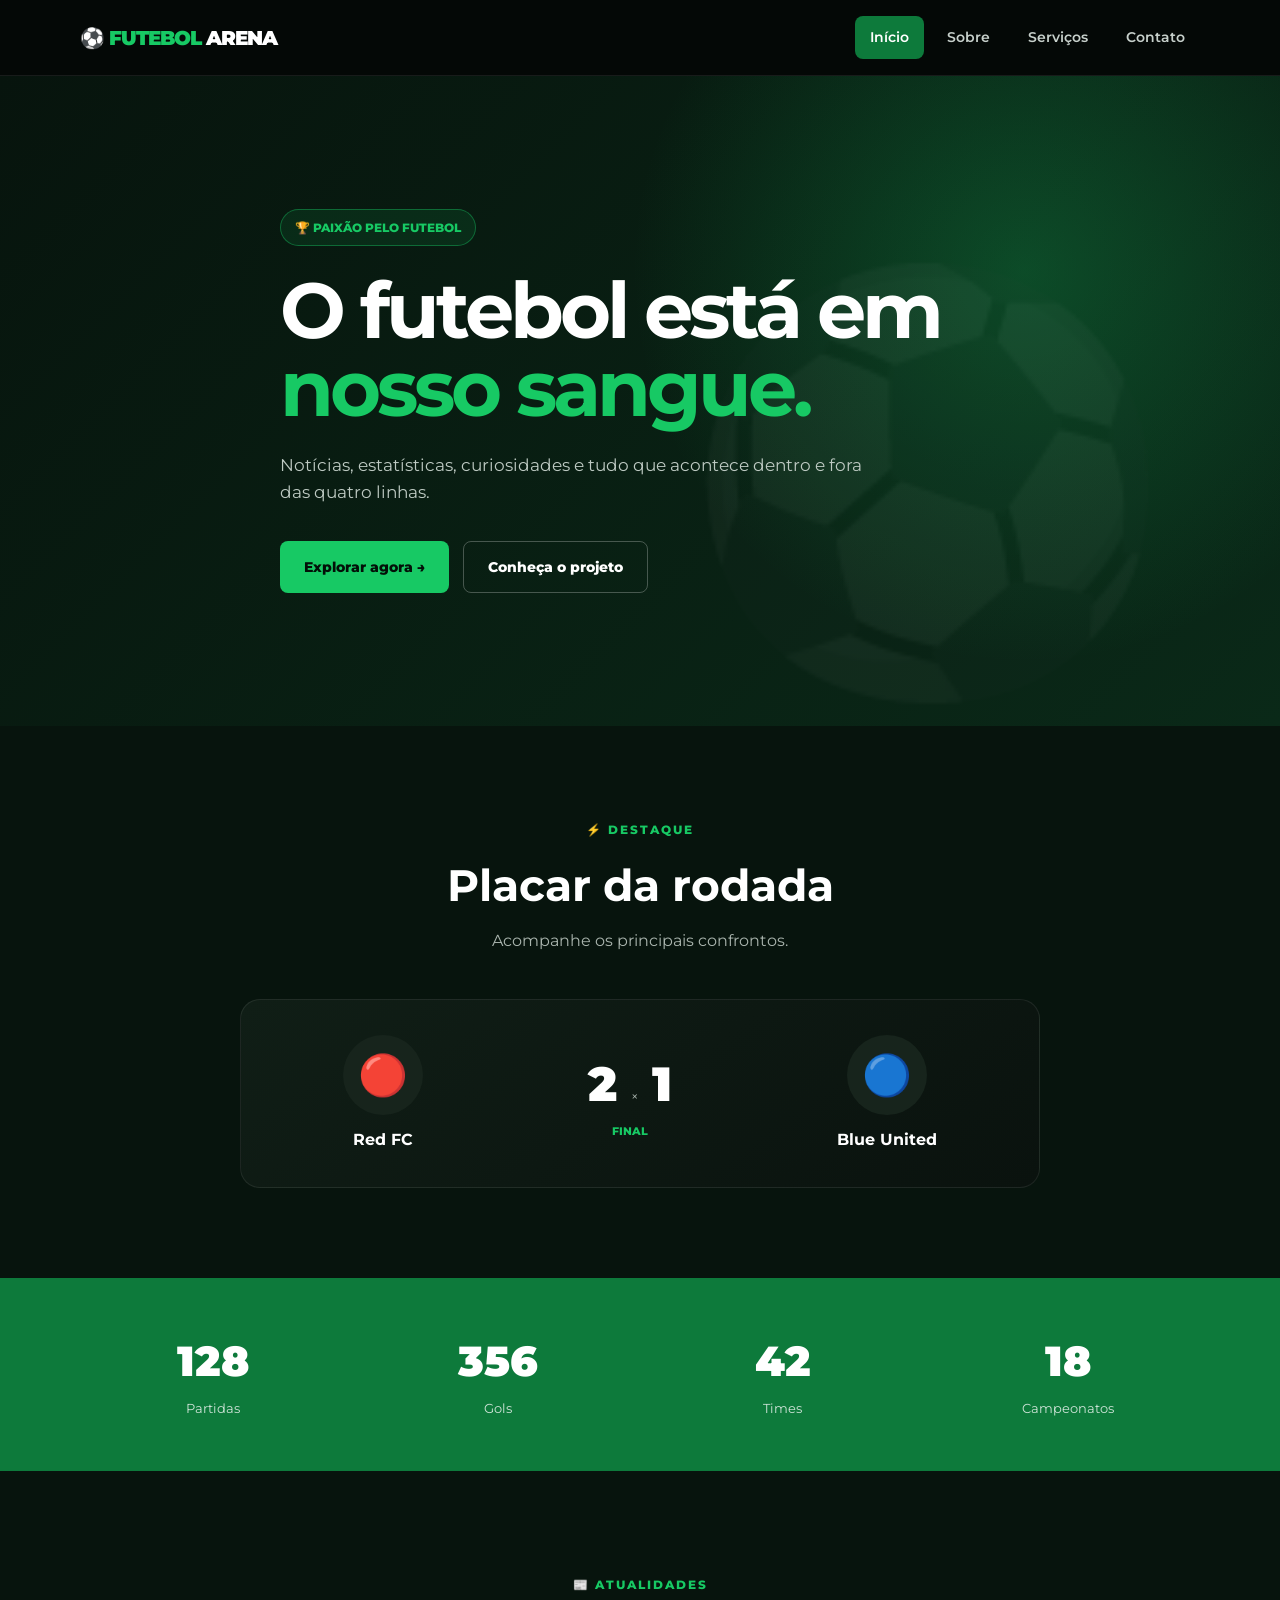
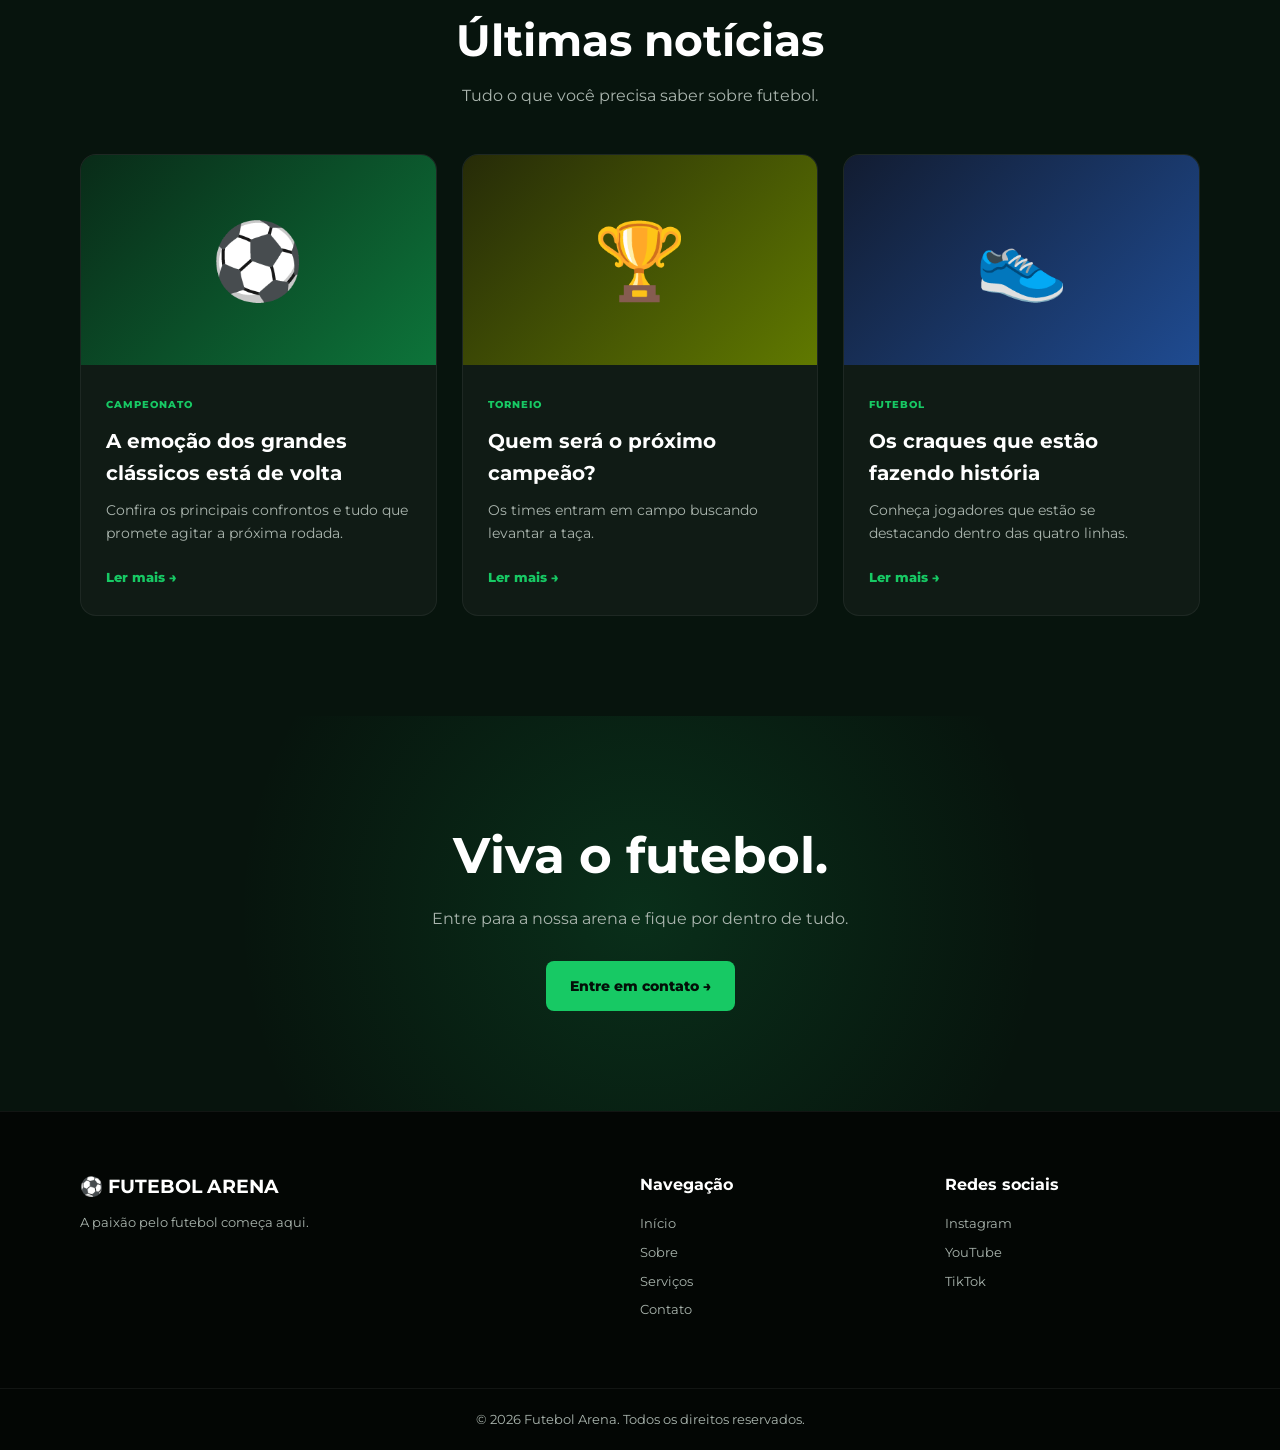
<file: index.html>
<!DOCTYPE html>
<html lang="pt-BR">

<head>
    <meta charset="UTF-8">
    <meta name="viewport" content="width=device-width, initial-scale=1.0">

    <meta name="description"
        content="Futebol Arena - notícias, resultados, estatísticas e tudo sobre o mundo do futebol.">

    <title>Futebol Arena | Início</title>

    <link rel="stylesheet" href="css/style.css">

    <link rel="preconnect" href="https://fonts.googleapis.com">
    <link rel="preconnect" href="https://fonts.gstatic.com" crossorigin>

    <link
        href="https://fonts.googleapis.com/css2?family=Montserrat:wght@400;500;600;700;800;900&display=swap"
        rel="stylesheet">
</head>

<body>

    <!-- CABEÇALHO -->
    <header class="header">

        <div class="container nav-container">

            <a href="index.html" class="logo">
                ⚽ <span>FUTEBOL</span> ARENA
            </a>

            <button class="menu-toggle" id="menuToggle">
                ☰
            </button>

            <nav class="nav" id="navMenu">

                <a href="index.html" class="active">Início</a>
                <a href="sobre.html">Sobre</a>
                <a href="serviços.html">Serviços</a>
                <a href="contato.html">Contato</a>

            </nav>

        </div>

    </header>


    <!-- HERO -->
    <main>

        <section class="hero">

            <div class="hero-overlay"></div>

            <div class="container hero-content">

                <span class="hero-tag">
                    🏆 PAIXÃO PELO FUTEBOL
                </span>

                <h1>
                    O futebol está em
                    <span>nosso sangue.</span>
                </h1>

                <p>
                    Notícias, estatísticas, curiosidades e tudo que
                    acontece dentro e fora das quatro linhas.
                </p>

                <div class="hero-buttons">

                    <a href="serviços.htm" class="btn btn-primary">
                        Explorar agora →
                    </a>

                    <a href="sobre.html" class="btn btn-outline">
                        Conheça o projeto
                    </a>

                </div>

            </div>

        </section>


        <!-- PLACAR -->
        <section class="score-section">

            <div class="container">

                <div class="section-title">

                    <span>⚡ DESTAQUE</span>

                    <h2>Placar da rodada</h2>

                    <p>
                        Acompanhe os principais confrontos.
                    </p>

                </div>


                <div class="score-board">

                    <div class="team">

                        <div class="team-icon">
                            🔴
                        </div>

                        <h3>Red FC</h3>

                    </div>


                    <div class="score">

                        <span>2</span>

                        <small>×</small>

                        <span>1</span>

                        <p>FINAL</p>

                    </div>


                    <div class="team">

                        <div class="team-icon">
                            🔵
                        </div>

                        <h3>Blue United</h3>

                    </div>

                </div>

            </div>

        </section>


        <!-- ESTATÍSTICAS -->
        <section class="stats">

            <div class="container stats-grid">

                <div class="stat-card">

                    <strong>128</strong>

                    <span>Partidas</span>

                </div>


                <div class="stat-card">

                    <strong>356</strong>

                    <span>Gols</span>

                </div>


                <div class="stat-card">

                    <strong>42</strong>

                    <span>Times</span>

                </div>


                <div class="stat-card">

                    <strong>18</strong>

                    <span>Campeonatos</span>

                </div>

            </div>

        </section>


        <!-- NOTÍCIAS -->
        <section class="news-section">

            <div class="container">

                <div class="section-title">

                    <span>📰 ATUALIDADES</span>

                    <h2>Últimas notícias</h2>

                    <p>
                        Tudo o que você precisa saber sobre futebol.
                    </p>

                </div>


                <div class="news-grid">

                    <article class="news-card">

                        <div class="news-image football-img-1">
                            ⚽
                        </div>

                        <div class="news-content">

                            <span>CAMPEONATO</span>

                            <h3>
                                A emoção dos grandes clássicos está de volta
                            </h3>

                            <p>
                                Confira os principais confrontos e tudo
                                que promete agitar a próxima rodada.
                            </p>

                            <a href="servicos.html">
                                Ler mais →
                            </a>

                        </div>

                    </article>


                    <article class="news-card">

                        <div class="news-image football-img-2">
                            🏆
                        </div>

                        <div class="news-content">

                            <span>TORNEIO</span>

                            <h3>
                                Quem será o próximo campeão?
                            </h3>

                            <p>
                                Os times entram em campo buscando
                                levantar a taça.
                            </p>

                            <a href="servicos.html">
                                Ler mais →
                            </a>

                        </div>

                    </article>


                    <article class="news-card">

                        <div class="news-image football-img-3">
                            👟
                        </div>

                        <div class="news-content">

                            <span>FUTEBOL</span>

                            <h3>
                                Os craques que estão fazendo história
                            </h3>

                            <p>
                                Conheça jogadores que estão se destacando
                                dentro das quatro linhas.
                            </p>

                            <a href="servicos.html">
                                Ler mais →
                            </a>

                        </div>

                    </article>

                </div>

            </div>

        </section>


        <!-- CTA -->
        <section class="cta">

            <div class="container">

                <h2>
                    Viva o futebol.
                </h2>

                <p>
                    Entre para a nossa arena e fique por dentro de tudo.
                </p>

                <a href="contato.html" class="btn btn-primary">
                    Entre em contato →
                </a>

            </div>

        </section>

    </main>


    <!-- RODAPÉ -->
    <footer class="footer">

        <div class="container footer-content">

            <div>

                <h3>⚽ FUTEBOL ARENA</h3>

                <p>
                    A paixão pelo futebol começa aqui.
                </p>

            </div>


            <div>

                <h4>Navegação</h4>

                <a href="index.html">Início</a>
                <a href="sobre.html">Sobre</a>
                <a href="serviços.html">Serviços</a>
                <a href="contato.html">Contato</a>

            </div>


            <div>

                <h4>Redes sociais</h4>

                <div class="socials">

                    <a href="#">Instagram</a>
                    <a href="#">YouTube</a>
                    <a href="#">TikTok</a>

                </div>

            </div>

        </div>


        <div class="copyright">

            <p>
                © <span id="year"></span> Futebol Arena.
                Todos os direitos reservados.
            </p>

        </div>

    </footer>


    <script src="js/script.js"></script>

</body>

</html>
</file>
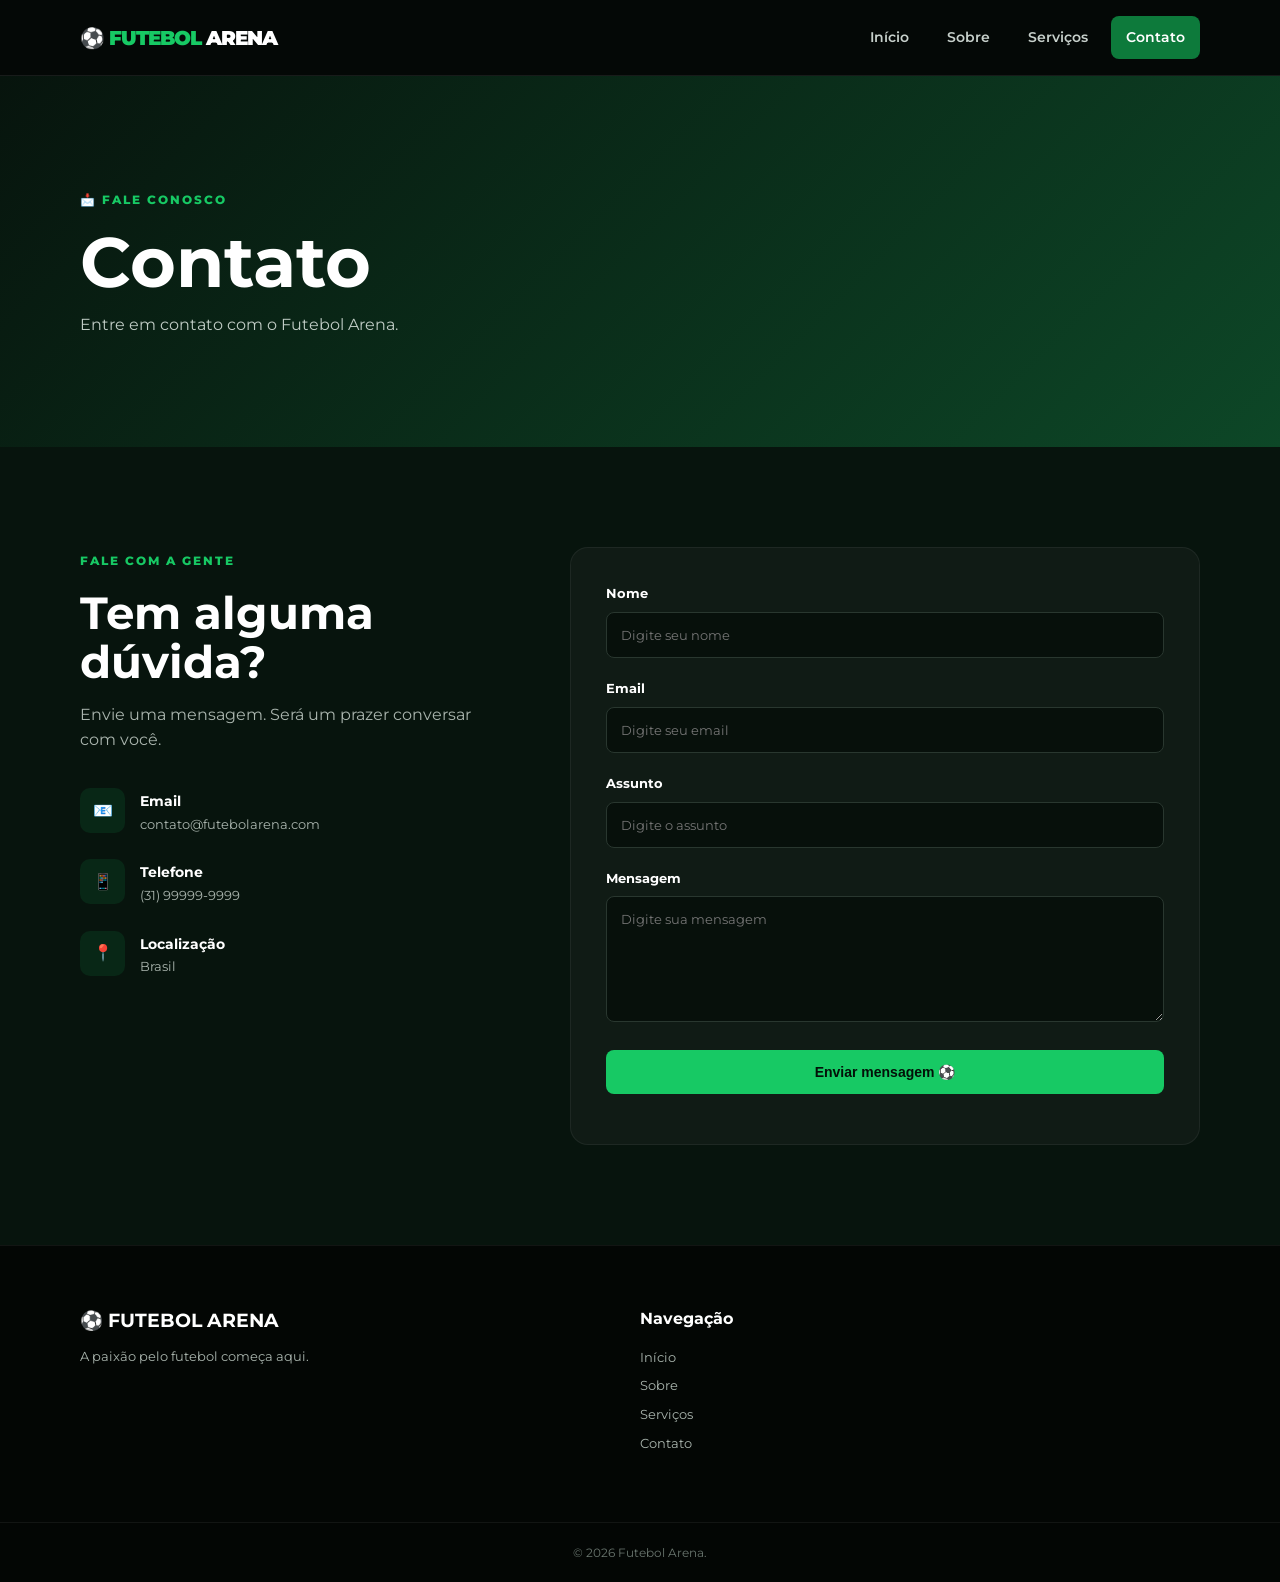
<file: contato.html>
<!DOCTYPE html>
<html lang="pt-BR">

<head>

    <meta charset="UTF-8">
    <meta name="viewport" content="width=device-width, initial-scale=1.0">

    <title>Futebol Arena | Contato</title>

    <link rel="stylesheet" href="css/style.css">

    <link rel="preconnect" href="https://fonts.googleapis.com">
    <link rel="preconnect" href="https://fonts.gstatic.com" crossorigin>

    <link
        href="https://fonts.googleapis.com/css2?family=Montserrat:wght@400;500;600;700;800;900&display=swap"
        rel="stylesheet">

</head>

<body>

    <header class="header">

        <div class="container nav-container">

            <a href="index.html" class="logo">
                ⚽ <span>FUTEBOL</span> ARENA
            </a>

            <button class="menu-toggle" id="menuToggle">
                ☰
            </button>

            <nav class="nav" id="navMenu">

                <a href="index.html">Início</a>
                <a href="sobre.html">Sobre</a>
                <a href="serviços.html">Serviços</a>
                <a href="contato.html" class="active">Contato</a>

            </nav>

        </div>

    </header>


    <main>

        <section class="page-banner">

            <div class="container">

                <span>📩 FALE CONOSCO</span>

                <h1>
                    Contato
                </h1>

                <p>
                    Entre em contato com o Futebol Arena.
                </p>

            </div>

        </section>


        <section class="contact-section">

            <div class="container contact-grid">


                <div class="contact-info">

                    <span class="section-label">
                        FALE COM A GENTE
                    </span>

                    <h2>
                        Tem alguma dúvida?
                    </h2>

                    <p>
                        Envie uma mensagem. Será um prazer
                        conversar com você.
                    </p>


                    <div class="contact-item">

                        <div>
                            📧
                        </div>

                        <div>

                            <strong>Email</strong>

                            <p>
                                contato@futebolarena.com
                            </p>

                        </div>

                    </div>


                    <div class="contact-item">

                        <div>
                            📱
                        </div>

                        <div>

                            <strong>Telefone</strong>

                            <p>
                                (31) 99999-9999
                            </p>

                        </div>

                    </div>


                    <div class="contact-item">

                        <div>
                            📍
                        </div>

                        <div>

                            <strong>Localização</strong>

                            <p>
                                Brasil
                            </p>

                        </div>

                    </div>

                </div>


                <form class="contact-form" id="contactForm">

                    <div class="form-group">

                        <label for="nome">
                            Nome
                        </label>

                        <input
                            type="text"
                            id="nome"
                            placeholder="Digite seu nome"
                            required
                        >

                    </div>


                    <div class="form-group">

                        <label for="email">
                            Email
                        </label>

                        <input
                            type="email"
                            id="email"
                            placeholder="Digite seu email"
                            required
                        >

                    </div>


                    <div class="form-group">

                        <label for="assunto">
                            Assunto
                        </label>

                        <input
                            type="text"
                            id="assunto"
                            placeholder="Digite o assunto"
                            required
                        >

                    </div>


                    <div class="form-group">

                        <label for="mensagem">
                            Mensagem
                        </label>

                        <textarea
                            id="mensagem"
                            rows="6"
                            placeholder="Digite sua mensagem"
                            required
                        ></textarea>

                    </div>


                    <button
                        type="submit"
                        class="btn btn-primary form-button"
                    >
                        Enviar mensagem ⚽
                    </button>

                    <p id="formMessage"></p>

                </form>

            </div>

        </section>

    </main>


    <footer class="footer">

        <div class="container footer-content">

            <div>

                <h3>⚽ FUTEBOL ARENA</h3>

                <p>
                    A paixão pelo futebol começa aqui.
                </p>

            </div>


            <div>

                <h4>Navegação</h4>

                <a href="index.html">Início</a>
                <a href="sobre.html">Sobre</a>
                <a href="serviços.html">Serviços</a>
                <a href="contato.html">Contato</a>

            </div>

        </div>


        <div class="copyright">

            © <span id="year"></span> Futebol Arena.

        </div>

    </footer>


    <script src="js/script.js"></script>

</body>

</html>
</file>
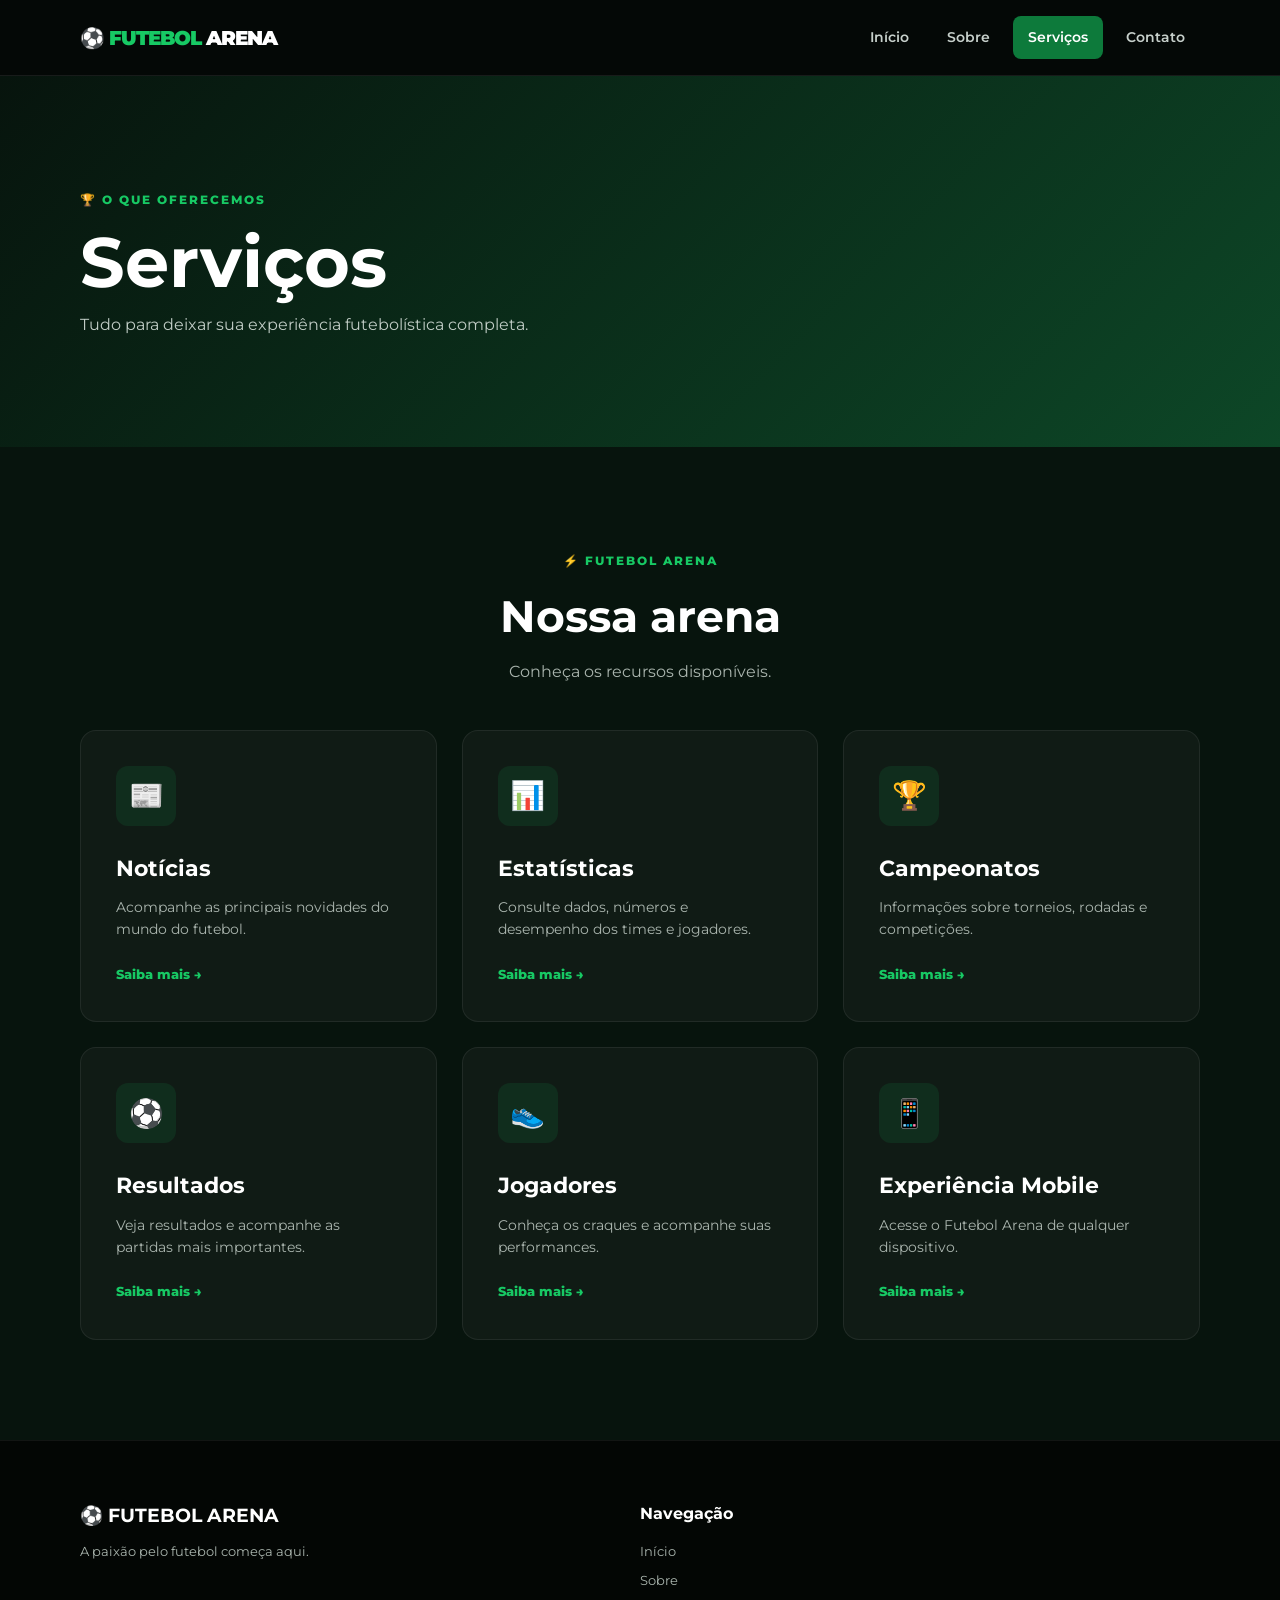
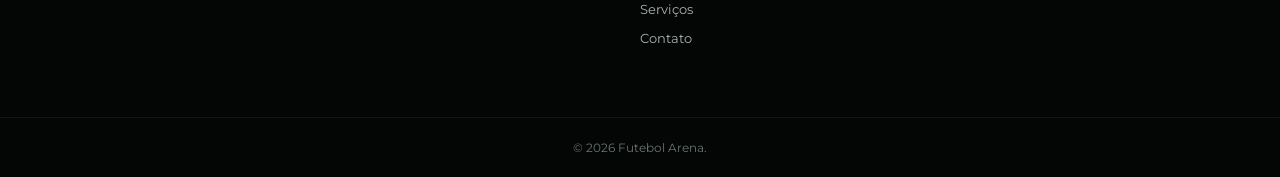
<file: serviços.html>
<!DOCTYPE html>
<html lang="pt-BR">

<head>

    <meta charset="UTF-8">
    <meta name="viewport" content="width=device-width, initial-scale=1.0">

    <title>Futebol Arena | Serviços</title>

    <link rel="stylesheet" href="css/style.css">

    <link rel="preconnect" href="https://fonts.googleapis.com">
    <link rel="preconnect" href="https://fonts.gstatic.com" crossorigin>

    <link
        href="https://fonts.googleapis.com/css2?family=Montserrat:wght@400;500;600;700;800;900&display=swap"
        rel="stylesheet">

</head>

<body>

    <header class="header">

        <div class="container nav-container">

            <a href="index.html" class="logo">
                ⚽ <span>FUTEBOL</span> ARENA
            </a>

            <button class="menu-toggle" id="menuToggle">
                ☰
            </button>

            <nav class="nav" id="navMenu">

                <a href="index.html">Início</a>
                <a href="sobre.html">Sobre</a>
                <a href="serviços.html" class="active">Serviços</a>
                <a href="contato.html">Contato</a>

            </nav>

        </div>

    </header>


    <main>

        <section class="page-banner">

            <div class="container">

                <span>🏆 O QUE OFERECEMOS</span>

                <h1>
                    Serviços
                </h1>

                <p>
                    Tudo para deixar sua experiência futebolística completa.
                </p>

            </div>

        </section>


        <section class="services-section">

            <div class="container">

                <div class="section-title">

                    <span>⚡ FUTEBOL ARENA</span>

                    <h2>
                        Nossa arena
                    </h2>

                    <p>
                        Conheça os recursos disponíveis.
                    </p>

                </div>


                <div class="services-grid">

                    <article class="service-card">

                        <div class="service-icon">
                            📰
                        </div>

                        <h3>
                            Notícias
                        </h3>

                        <p>
                            Acompanhe as principais novidades
                            do mundo do futebol.
                        </p>

                        <a href="#">
                            Saiba mais →
                        </a>

                    </article>


                    <article class="service-card">

                        <div class="service-icon">
                            📊
                        </div>

                        <h3>
                            Estatísticas
                        </h3>

                        <p>
                            Consulte dados, números e desempenho
                            dos times e jogadores.
                        </p>

                        <a href="#">
                            Saiba mais →
                        </a>

                    </article>


                    <article class="service-card">

                        <div class="service-icon">
                            🏆
                        </div>

                        <h3>
                            Campeonatos
                        </h3>

                        <p>
                            Informações sobre torneios,
                            rodadas e competições.
                        </p>

                        <a href="#">
                            Saiba mais →
                        </a>

                    </article>


                    <article class="service-card">

                        <div class="service-icon">
                            ⚽
                        </div>

                        <h3>
                            Resultados
                        </h3>

                        <p>
                            Veja resultados e acompanhe
                            as partidas mais importantes.
                        </p>

                        <a href="#">
                            Saiba mais →
                        </a>

                    </article>


                    <article class="service-card">

                        <div class="service-icon">
                            👟
                        </div>

                        <h3>
                            Jogadores
                        </h3>

                        <p>
                            Conheça os craques e acompanhe
                            suas performances.
                        </p>

                        <a href="#">
                            Saiba mais →
                        </a>

                    </article>


                    <article class="service-card">

                        <div class="service-icon">
                            📱
                        </div>

                        <h3>
                            Experiência Mobile
                        </h3>

                        <p>
                            Acesse o Futebol Arena de qualquer
                            dispositivo.
                        </p>

                        <a href="#">
                            Saiba mais →
                        </a>

                    </article>

                </div>

            </div>

        </section>

    </main>


    <footer class="footer">

        <div class="container footer-content">

            <div>

                <h3>⚽ FUTEBOL ARENA</h3>

                <p>
                    A paixão pelo futebol começa aqui.
                </p>

            </div>


            <div>

                <h4>Navegação</h4>

                <a href="index.html">Início</a>
                <a href="sobre.html">Sobre</a>
                <a href="serviços.html">Serviços</a>
                <a href="contato.html">Contato</a>

            </div>

        </div>


        <div class="copyright">

            © <span id="year"></span> Futebol Arena.

        </div>

    </footer>


    <script src="js/script.js"></script>

</body>

</html>
</file>
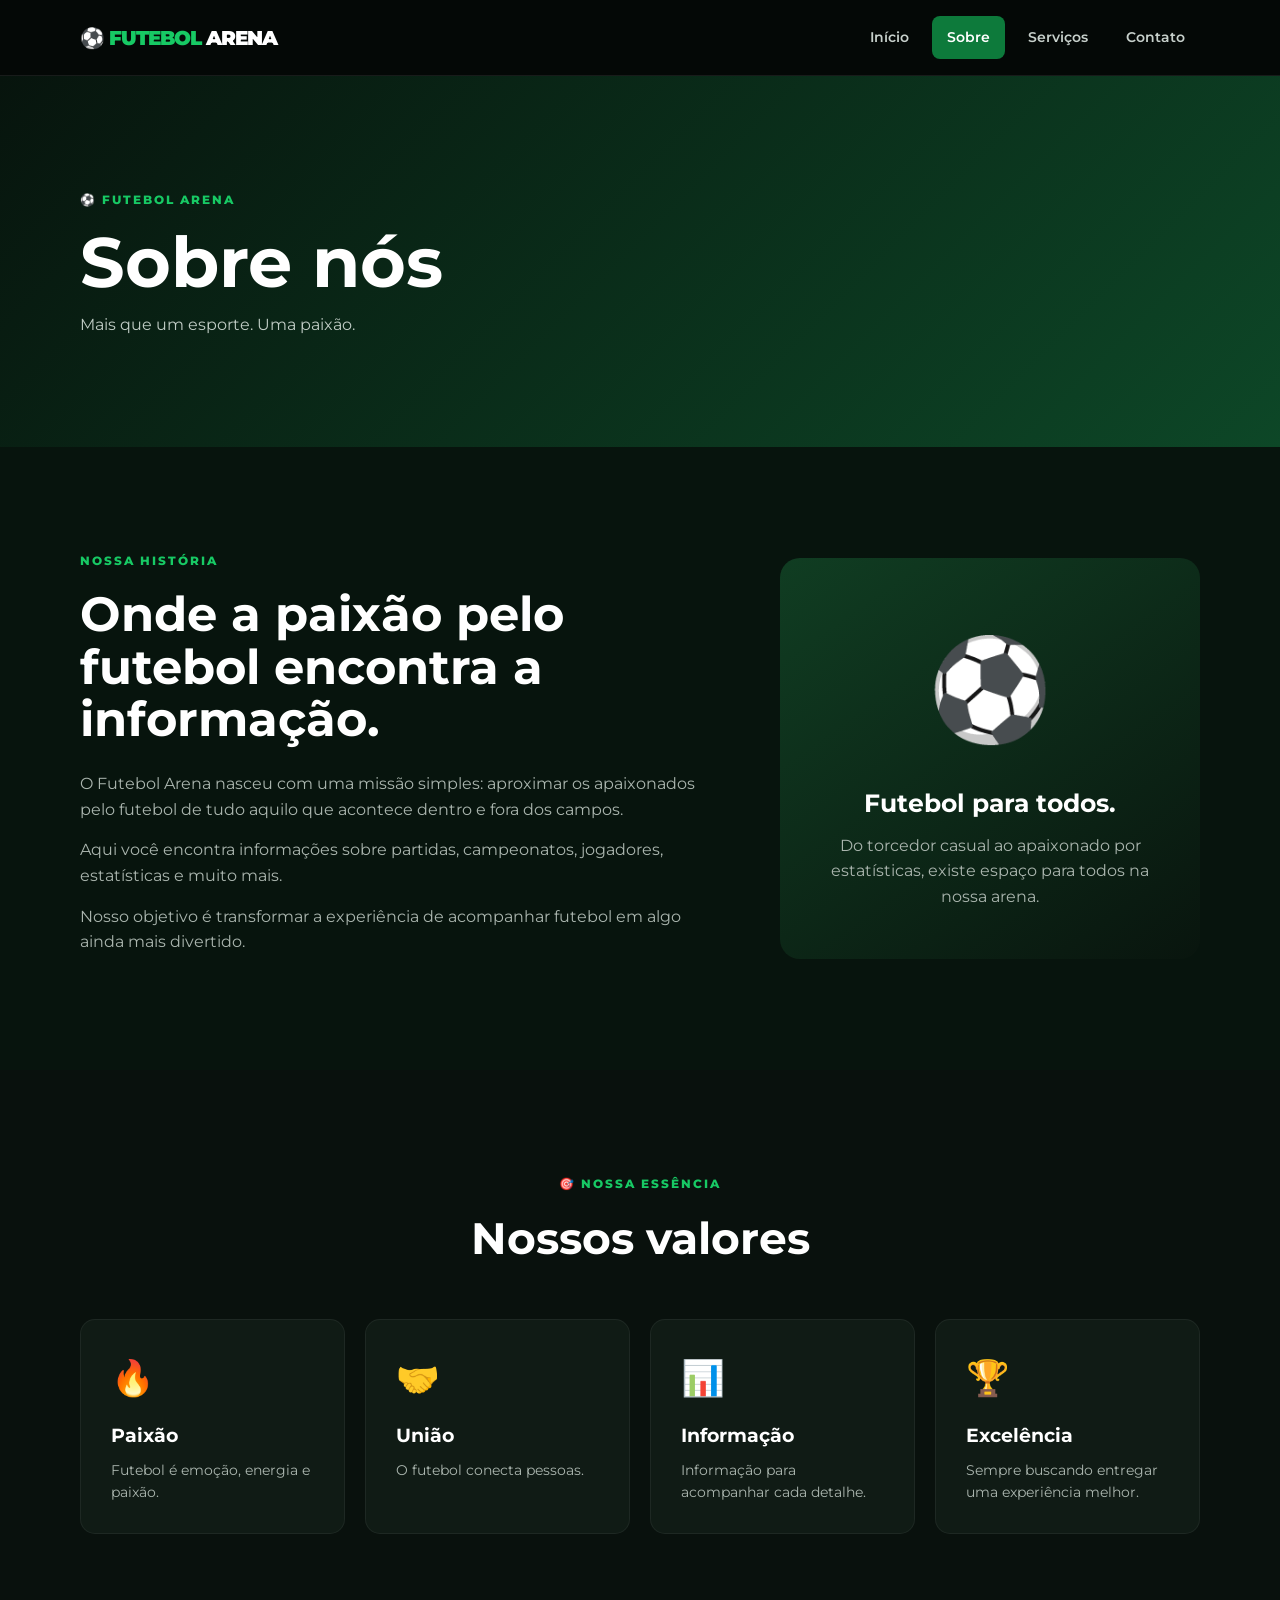
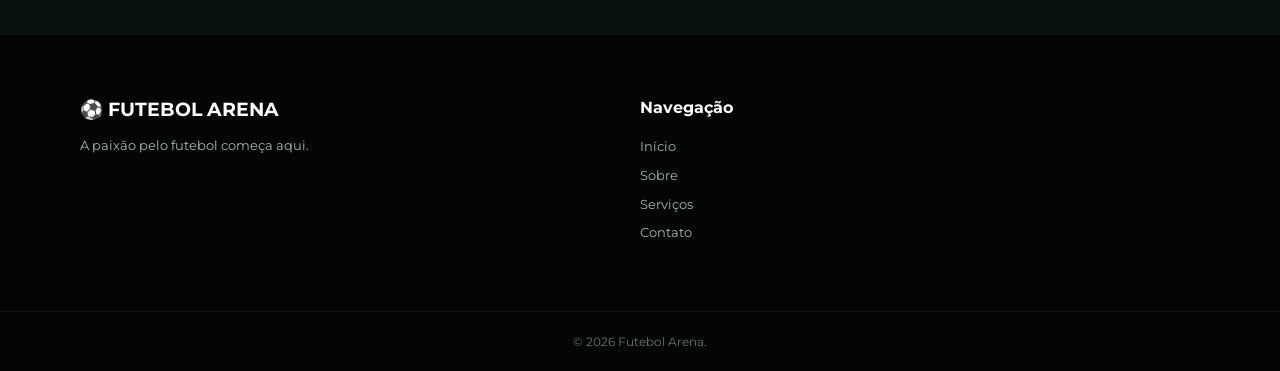
<file: sobre.html>
<!DOCTYPE html>
<html lang="pt-BR">

<head>

    <meta charset="UTF-8">
    <meta name="viewport" content="width=device-width, initial-scale=1.0">

    <title>Futebol Arena | Sobre</title>

    <link rel="stylesheet" href="css/style.css">

    <link rel="preconnect" href="https://fonts.googleapis.com">
    <link rel="preconnect" href="https://fonts.gstatic.com" crossorigin>

    <link
        href="https://fonts.googleapis.com/css2?family=Montserrat:wght@400;500;600;700;800;900&display=swap"
        rel="stylesheet">

</head>

<body>

    <header class="header">

        <div class="container nav-container">

            <a href="index.html" class="logo">
                ⚽ <span>FUTEBOL</span> ARENA
            </a>

            <button class="menu-toggle" id="menuToggle">
                ☰
            </button>

            <nav class="nav" id="navMenu">

                <a href="index.html">Início</a>
                <a href="sobre.html" class="active">Sobre</a>
                <a href="serviços.html">Serviços</a>
                <a href="contato.html">Contato</a>

            </nav>

        </div>

    </header>


    <main>

        <section class="page-banner">

            <div class="container">

                <span>⚽ FUTEBOL ARENA</span>

                <h1>
                    Sobre nós
                </h1>

                <p>
                    Mais que um esporte. Uma paixão.
                </p>

            </div>

        </section>


        <section class="about-section">

            <div class="container about-grid">

                <div class="about-text">

                    <span class="section-label">
                        NOSSA HISTÓRIA
                    </span>

                    <h2>
                        Onde a paixão pelo futebol encontra a informação.
                    </h2>

                    <p>
                        O Futebol Arena nasceu com uma missão simples:
                        aproximar os apaixonados pelo futebol de tudo
                        aquilo que acontece dentro e fora dos campos.
                    </p>

                    <p>
                        Aqui você encontra informações sobre partidas,
                        campeonatos, jogadores, estatísticas e muito mais.
                    </p>

                    <p>
                        Nosso objetivo é transformar a experiência de
                        acompanhar futebol em algo ainda mais divertido.
                    </p>

                </div>


                <div class="about-highlight">

                    <div class="big-ball">
                        ⚽
                    </div>

                    <h3>
                        Futebol para todos.
                    </h3>

                    <p>
                        Do torcedor casual ao apaixonado por estatísticas,
                        existe espaço para todos na nossa arena.
                    </p>

                </div>

            </div>

        </section>


        <section class="values">

            <div class="container">

                <div class="section-title">

                    <span>🎯 NOSSA ESSÊNCIA</span>

                    <h2>
                        Nossos valores
                    </h2>

                </div>


                <div class="values-grid">

                    <div class="value-card">

                        <div>🔥</div>

                        <h3>Paixão</h3>

                        <p>
                            Futebol é emoção, energia e paixão.
                        </p>

                    </div>


                    <div class="value-card">

                        <div>🤝</div>

                        <h3>União</h3>

                        <p>
                            O futebol conecta pessoas.
                        </p>

                    </div>


                    <div class="value-card">

                        <div>📊</div>

                        <h3>Informação</h3>

                        <p>
                            Informação para acompanhar cada detalhe.
                        </p>

                    </div>


                    <div class="value-card">

                        <div>🏆</div>

                        <h3>Excelência</h3>

                        <p>
                            Sempre buscando entregar uma experiência melhor.
                        </p>

                    </div>

                </div>

            </div>

        </section>

    </main>


    <footer class="footer">

        <div class="container footer-content">

            <div>

                <h3>⚽ FUTEBOL ARENA</h3>

                <p>
                    A paixão pelo futebol começa aqui.
                </p>

            </div>


            <div>

                <h4>Navegação</h4>

                <a href="index.html">Início</a>
                <a href="sobre.html">Sobre</a>
                <a href="serviços.html">Serviços</a>
                <a href="contato.html">Contato</a>

            </div>

        </div>


        <div class="copyright">

            © <span id="year"></span> Futebol Arena.

        </div>

    </footer>


    <script src="js/script.js"></script>

</body>

</html>
</file>
<file: css/style.css>
/* ================================
   RESET
================================ */

* {
    margin: 0;
    padding: 0;
    box-sizing: border-box;
}


html {
    scroll-behavior: smooth;
}


body {
    font-family: "Montserrat", sans-serif;
    background: #07140d;
    color: #ffffff;
    line-height: 1.6;
}


a {
    text-decoration: none;
    color: inherit;
}


img {
    max-width: 100%;
    display: block;
}


/* ================================
   VARIÁVEIS
================================ */

:root {

    --green-dark: #07140d;
    --green: #0d7a3b;
    --green-light: #17c964;

    --black: #050807;

    --white: #ffffff;
    --gray: #aab5ae;
    --gray-dark: #17231c;

    --yellow: #d8ff45;

}


/* ================================
   CONTAINER
================================ */

.container {

    width: min(1120px, 90%);

    margin: auto;

}


/* ================================
   HEADER
================================ */

.header {

    position: sticky;

    top: 0;

    z-index: 1000;

    background: rgba(5, 8, 7, 0.94);

    backdrop-filter: blur(12px);

    border-bottom: 1px solid rgba(255, 255, 255, 0.08);

}


.nav-container {

    min-height: 75px;

    display: flex;

    align-items: center;

    justify-content: space-between;

}


.logo {

    font-size: 20px;

    font-weight: 900;

    letter-spacing: -1px;

}


.logo span {

    color: var(--green-light);

}


.nav {

    display: flex;

    gap: 8px;

}


.nav a {

    padding: 10px 15px;

    border-radius: 8px;

    color: #c7d0cb;

    font-size: 14px;

    font-weight: 600;

    transition: 0.3s;

}


.nav a:hover,
.nav a.active {

    background: var(--green);

    color: white;

}


.menu-toggle {

    display: none;

    background: none;

    border: none;

    color: white;

    font-size: 28px;

    cursor: pointer;

}


/* ================================
   HERO
================================ */

.hero {

    min-height: 650px;

    display: flex;

    align-items: center;

    position: relative;

    overflow: hidden;

    background:
        radial-gradient(
            circle at 80% 30%,
            rgba(23, 201, 100, 0.25),
            transparent 35%
        ),
        linear-gradient(
            135deg,
            #07140d,
            #0a2918
        );

}


.hero::after {

    content: "⚽";

    position: absolute;

    right: 8%;

    bottom: -70px;

    font-size: 400px;

    opacity: 0.04;

}


.hero-content {

    position: relative;

    z-index: 2;

    max-width: 720px;

}


.hero-tag {

    display: inline-block;

    padding: 8px 14px;

    border: 1px solid rgba(23, 201, 100, 0.4);

    background: rgba(23, 201, 100, 0.1);

    color: var(--green-light);

    border-radius: 30px;

    font-size: 12px;

    font-weight: 800;

    margin-bottom: 25px;

}


.hero h1 {

    font-size: clamp(42px, 7vw, 78px);

    line-height: 1;

    letter-spacing: -4px;

    margin-bottom: 25px;

}


.hero h1 span {

    color: var(--green-light);

}


.hero p {

    color: #bdc9c2;

    max-width: 600px;

    font-size: 17px;

    margin-bottom: 35px;

}


.hero-buttons {

    display: flex;

    gap: 14px;

    flex-wrap: wrap;

}


/* ================================
   BOTÕES
================================ */

.btn {

    display: inline-flex;

    align-items: center;

    justify-content: center;

    padding: 14px 24px;

    border-radius: 8px;

    font-weight: 800;

    font-size: 14px;

    transition: 0.3s;

}


.btn-primary {

    background: var(--green-light);

    color: #031008;

}


.btn-primary:hover {

    transform: translateY(-3px);

    box-shadow: 0 12px 30px rgba(23, 201, 100, 0.25);

}


.btn-outline {

    border: 1px solid rgba(255, 255, 255, 0.25);

    color: white;

}


.btn-outline:hover {

    background: white;

    color: black;

}


/* ================================
   TÍTULOS
================================ */

.section-title {

    text-align: center;

    margin-bottom: 45px;

}


.section-title span,
.section-label {

    color: var(--green-light);

    font-size: 12px;

    font-weight: 800;

    letter-spacing: 2px;

}


.section-title h2 {

    font-size: clamp(30px, 5vw, 44px);

    margin: 8px 0;

}


.section-title p {

    color: var(--gray);

}


/* ================================
   PLACAR
================================ */

.score-section {

    padding: 90px 0;

}


.score-board {

    max-width: 800px;

    margin: auto;

    padding: 35px;

    display: flex;

    justify-content: space-around;

    align-items: center;

    gap: 30px;

    background: linear-gradient(
        145deg,
        #101e16,
        #0a120e
    );

    border: 1px solid rgba(255,255,255,0.08);

    border-radius: 20px;

}


.team {

    text-align: center;

}


.team-icon {

    width: 80px;

    height: 80px;

    display: grid;

    place-items: center;

    background: #17241c;

    border-radius: 50%;

    font-size: 40px;

    margin: auto auto 12px;

}


.team h3 {

    font-size: 16px;

}


.score {

    text-align: center;

}


.score span {

    font-size: 48px;

    font-weight: 900;

}


.score small {

    margin: 0 10px;

    color: var(--gray);

}


.score p {

    color: var(--green-light);

    font-size: 11px;

    font-weight: 800;

}


/* ================================
   ESTATÍSTICAS
================================ */

.stats {

    padding: 50px 0;

    background: var(--green);

}


.stats-grid {

    display: grid;

    grid-template-columns: repeat(4, 1fr);

    gap: 20px;

}


.stat-card {

    text-align: center;

}


.stat-card strong {

    display: block;

    font-size: 42px;

    font-weight: 900;

}


.stat-card span {

    font-size: 13px;

    opacity: 0.8;

}


/* ================================
   NOTÍCIAS
================================ */

.news-section {

    padding: 100px 0;

}


.news-grid {

    display: grid;

    grid-template-columns: repeat(3, 1fr);

    gap: 25px;

}


.news-card {

    overflow: hidden;

    border-radius: 16px;

    background: #101b15;

    border: 1px solid rgba(255,255,255,0.06);

    transition: 0.3s;

}


.news-card:hover {

    transform: translateY(-8px);

    border-color: var(--green);

}


.news-image {

    height: 210px;

    display: grid;

    place-items: center;

    font-size: 75px;

}


.football-img-1 {

    background:
        linear-gradient(
            135deg,
            #092b18,
            #0d743a
        );

}


.football-img-2 {

    background:
        linear-gradient(
            135deg,
            #262b08,
            #607900
        );

}


.football-img-3 {

    background:
        linear-gradient(
            135deg,
            #121c31,
            #1f4b91
        );

}


.news-content {

    padding: 25px;

}


.news-content > span {

    color: var(--green-light);

    font-size: 10px;

    font-weight: 800;

    letter-spacing: 1px;

}


.news-content h3 {

    font-size: 20px;

    margin: 10px 0;

}


.news-content p {

    color: var(--gray);

    font-size: 14px;

    margin-bottom: 20px;

}


.news-content a {

    color: var(--green-light);

    font-weight: 800;

    font-size: 13px;

}


/* ================================
   CTA
================================ */

.cta {

    padding: 100px 0;

    text-align: center;

    background:
        radial-gradient(
            circle,
            rgba(23,201,100,0.15),
            transparent 60%
        );

}


.cta h2 {

    font-size: 50px;

    margin-bottom: 10px;

}


.cta p {

    color: var(--gray);

    margin-bottom: 30px;

}


/* ================================
   BANNER DAS PÁGINAS
================================ */

.page-banner {

    padding: 110px 0;

    background:
        linear-gradient(
            135deg,
            #07140d,
            #0d4727
        );

}


.page-banner span {

    color: var(--green-light);

    font-size: 12px;

    font-weight: 800;

    letter-spacing: 2px;

}


.page-banner h1 {

    font-size: clamp(45px, 7vw, 70px);

    line-height: 1;

    margin: 15px 0;

}


.page-banner p {

    color: #c0ccc5;

}


/* ================================
   SOBRE
================================ */

.about-section {

    padding: 100px 0;

}


.about-grid {

    display: grid;

    grid-template-columns: 1.2fr 0.8fr;

    gap: 70px;

    align-items: center;

}


.about-text h2 {

    font-size: clamp(30px, 5vw, 48px);

    line-height: 1.1;

    margin: 15px 0 25px;

}


.about-text p {

    color: var(--gray);

    margin-bottom: 15px;

}


.about-highlight {

    padding: 50px;

    border-radius: 20px;

    background:
        linear-gradient(
            145deg,
            #103d22,
            #09150e
        );

    text-align: center;

}


.big-ball {

    font-size: 100px;

    margin-bottom: 15px;

}


.about-highlight h3 {

    font-size: 25px;

    margin-bottom: 10px;

}


.about-highlight p {

    color: var(--gray);

}


/* ================================
   VALORES
================================ */

.values {

    padding: 100px 0;

    background: #09110d;

}


.values-grid {

    display: grid;

    grid-template-columns: repeat(4, 1fr);

    gap: 20px;

}


.value-card {

    padding: 30px;

    background: #101b15;

    border-radius: 15px;

    border: 1px solid rgba(255,255,255,0.06);

}


.value-card > div {

    font-size: 35px;

    margin-bottom: 15px;

}


.value-card h3 {

    margin-bottom: 8px;

}


.value-card p {

    color: var(--gray);

    font-size: 14px;

}


/* ================================
   SERVIÇOS
================================ */

.services-section {

    padding: 100px 0;

}


.services-grid {

    display: grid;

    grid-template-columns: repeat(3, 1fr);

    gap: 25px;

}


.service-card {

    padding: 35px;

    background: #101b15;

    border-radius: 16px;

    border: 1px solid rgba(255,255,255,0.07);

    transition: 0.3s;

}


.service-card:hover {

    transform: translateY(-8px);

    border-color: var(--green-light);

}


.service-icon {

    width: 60px;

    height: 60px;

    display: grid;

    place-items: center;

    background: rgba(23,201,100,0.1);

    border-radius: 12px;

    font-size: 28px;

    margin-bottom: 25px;

}


.service-card h3 {

    font-size: 22px;

    margin-bottom: 10px;

}


.service-card p {

    color: var(--gray);

    font-size: 14px;

    margin-bottom: 20px;

}


.service-card a {

    color: var(--green-light);

    font-size: 13px;

    font-weight: 800;

}


/* ================================
   CONTATO
================================ */

.contact-section {

    padding: 100px 0;

}


.contact-grid {

    display: grid;

    grid-template-columns: 0.8fr 1.2fr;

    gap: 70px;

}


.contact-info h2 {

    font-size: 45px;

    line-height: 1.1;

    margin: 15px 0;

}


.contact-info > p {

    color: var(--gray);

    margin-bottom: 35px;

}


.contact-item {

    display: flex;

    gap: 15px;

    margin-bottom: 25px;

}


.contact-item > div:first-child {

    width: 45px;

    height: 45px;

    display: grid;

    place-items: center;

    background: rgba(23,201,100,0.1);

    border-radius: 10px;

}


.contact-item strong {

    font-size: 14px;

}


.contact-item p {

    color: var(--gray);

    font-size: 13px;

}


.contact-form {

    padding: 35px;

    background: #101b15;

    border-radius: 18px;

    border: 1px solid rgba(255,255,255,0.06);

}


.form-group {

    margin-bottom: 20px;

}


.form-group label {

    display: block;

    margin-bottom: 8px;

    font-size: 13px;

    font-weight: 700;

}


.form-group input,
.form-group textarea {

    width: 100%;

    padding: 14px;

    border: 1px solid #29372f;

    background: #07100b;

    color: white;

    border-radius: 8px;

    outline: none;

    font-family: inherit;

    transition: 0.3s;

}


.form-group input:focus,
.form-group textarea:focus {

    border-color: var(--green-light);

}


.form-group textarea {

    resize: vertical;

}


.form-button {

    border: none;

    cursor: pointer;

    width: 100%;

}


#formMessage {

    text-align: center;

    margin-top: 15px;

    color: var(--green-light);

    font-size: 13px;

}


/* ================================
   FOOTER
================================ */

.footer {

    background: #030604;

    border-top: 1px solid rgba(255,255,255,0.06);

}


.footer-content {

    padding: 60px 0;

    display: grid;

    grid-template-columns: 2fr 1fr 1fr;

    gap: 50px;

}


.footer h3 {

    margin-bottom: 10px;

}


.footer h4 {

    margin-bottom: 15px;

}


.footer p {

    color: var(--gray);

    font-size: 13px;

}


.footer a {

    display: block;

    color: var(--gray);

    font-size: 13px;

    margin-bottom: 8px;

    transition: 0.3s;

}


.footer a:hover {

    color: var(--green-light);

}


.copyright {

    padding: 20px;

    text-align: center;

    border-top: 1px solid rgba(255,255,255,0.06);

    color: #69756e;

    font-size: 12px;

}


/* ================================
   RESPONSIVIDADE
================================ */

@media (max-width: 900px) {

    .menu-toggle {

        display: block;

    }


    .nav {

        position: absolute;

        top: 75px;

        left: 0;

        right: 0;

        display: none;

        flex-direction: column;

        padding: 20px;

        background: #050807;

        border-bottom: 1px solid rgba(255,255,255,0.08);

    }


    .nav.show {

        display: flex;

    }


    .nav a {

        padding: 15px;

    }


    .stats-grid {

        grid-template-columns: repeat(2, 1fr);

    }


    .news-grid {

        grid-template-columns: 1fr;

    }


    .about-grid {

        grid-template-columns: 1fr;

    }


    .values-grid {

        grid-template-columns: repeat(2, 1fr);

    }


    .services-grid {

        grid-template-columns: repeat(2, 1fr);

    }


    .contact-grid {

        grid-template-columns: 1fr;

    }


    .footer-content {

        grid-template-columns: 1fr 1fr;

    }

}


@media (max-width: 600px) {

    .hero {

        min-height: 600px;

    }


    .hero h1 {

        letter-spacing: -2px;

    }


    .score-board {

        padding: 25px 10px;

        gap: 10px;

    }


    .team-icon {

        width: 60px;

        height: 60px;

        font-size: 28px;

    }


    .score span {

        font-size: 36px;

    }


    .stats-grid {

        grid-template-columns: 1fr 1fr;

    }


    .values-grid {

        grid-template-columns: 1fr;

    }


    .services-grid {

        grid-template-columns: 1fr;

    }


    .footer-content {

        grid-template-columns: 1fr;

    }


    .about-highlight {

        padding: 30px;

    }


    .contact-form {

        padding: 25px;

    }


    .cta h2 {

        font-size: 38px;

    }

}
</file>
